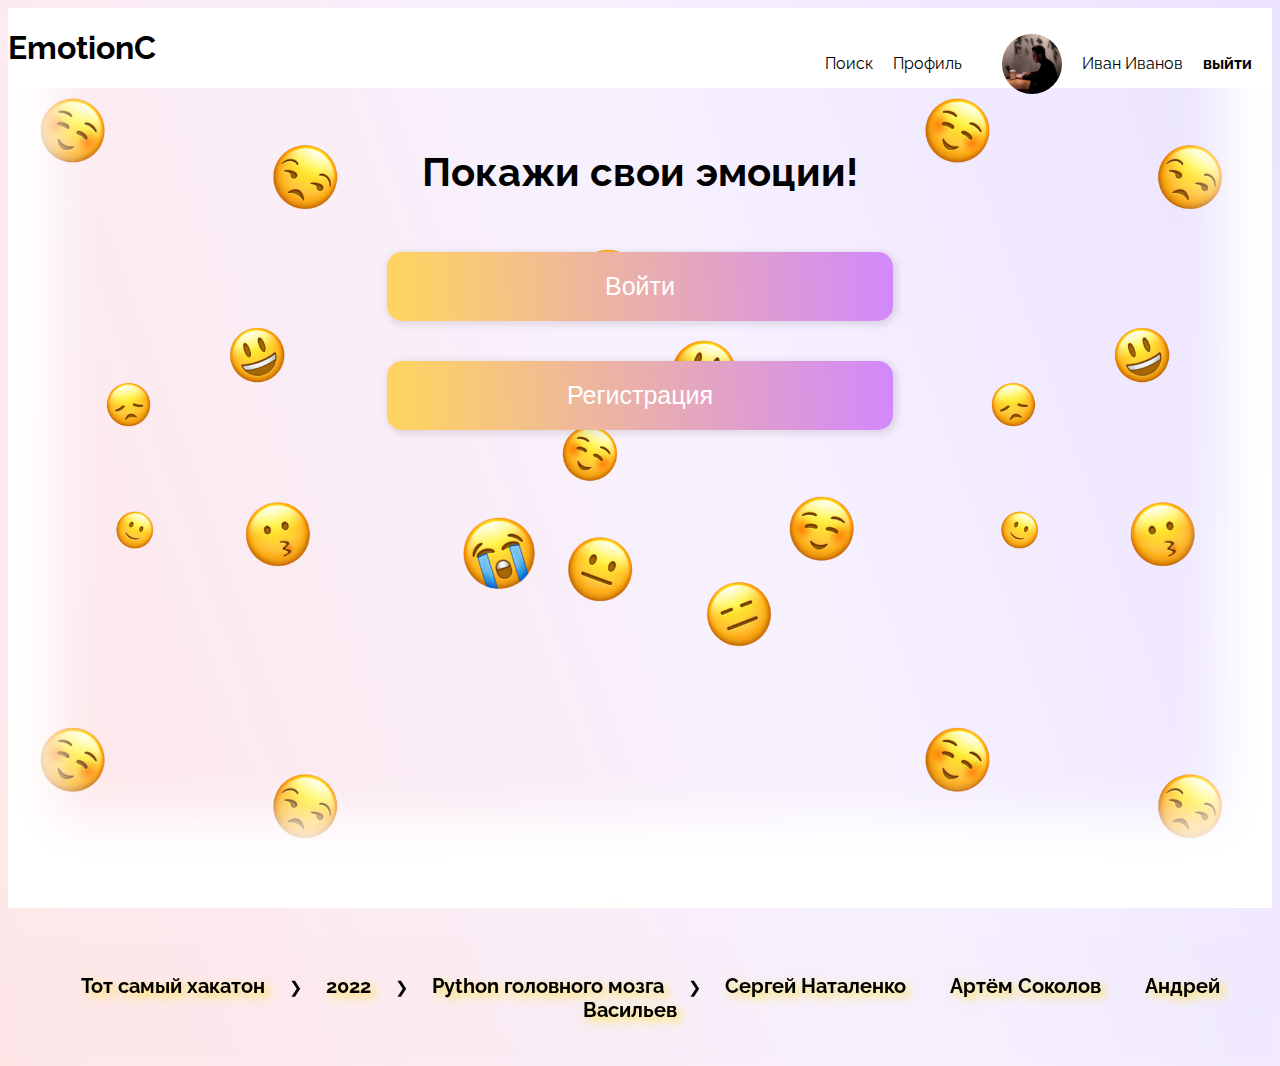
<file: front/index.html>
<html>
	<head>
		<meta http-equiv="Content-Type" content="text/html; charset=UTF-8">
		<!-- <link rel="stylesheet" href="https://cdnjs.cloudflare.com/ajax/libs/materialize/1.0.0/css/materialize.min.css"> -->
		<link href="https://cdn.jsdelivr.net/npm/bootstrap@5.2.1/dist/css/bootstrap.min.css" rel="stylesheet" integrity="sha384-iYQeCzEYFbKjA/T2uDLTpkwGzCiq6soy8tYaI1GyVh/UjpbCx/TYkiZhlZB6+fzT" crossorigin="anonymous">
		<link href="../back/static/css/main.css" rel="stylesheet">
		<title>EmotionC</title>
	</head>
<body><div class="mainpage">
	<header>
	<div class="container">
	<div class="row">
		<div class="col-md-12">
			<div class="header">
			<h1><a href="profile.html">EmotionC</a></h1>
			<ul>
				<li><a href="search.html">Поиск</a></li>
				<li><a href="profile.html">Профиль</a></li>
				<img src="../back/static/img/userphoto.jpg">
				<li><a href="profile.html">Иван Иванов</a></li>
				<li><a class="b" href="#">выйти</a></li>
			</ul>
			</div>
		</div>
	</div>
	</div>
	</header>
	<div class="container">
		<div class="row">
			<div class="col-md-12">
				<h1 class="h1_main auth">Покажи свои эмоции!</h1>
				<div class="mainpage1">
				<button class="btn_main1" onclick="location.href='sign-in.html'">Войти</button>
				<button class="btn_main1" onclick="location.href='sign-up.html'">Регистрация</button>
				</div>
			</div>
		</div>
	</div>
</div>
	<footer>
		<p><span><a href="https://tot-hackathon.ru">Тот самый хакатон</a></span> &#10095; <span>2022</span> &#10095;  <span>Python головного мозга</span> &#10095; <span><a href="https://t.me/natalenko_sergey">Сергей Наталенко</a></span>  <span><a href="https://t.me/Azyenika">Артём Соколов</a></span> <span><a href="https://t.me/itwasjoke">Андрей Васильев</a></span></p>
		<script src="../back/static/js/jquery-3.6.1.min.js"></script>
		<script src="../back/static/js/script.js"></script>
	</footer>
</body>

</html>
</file>
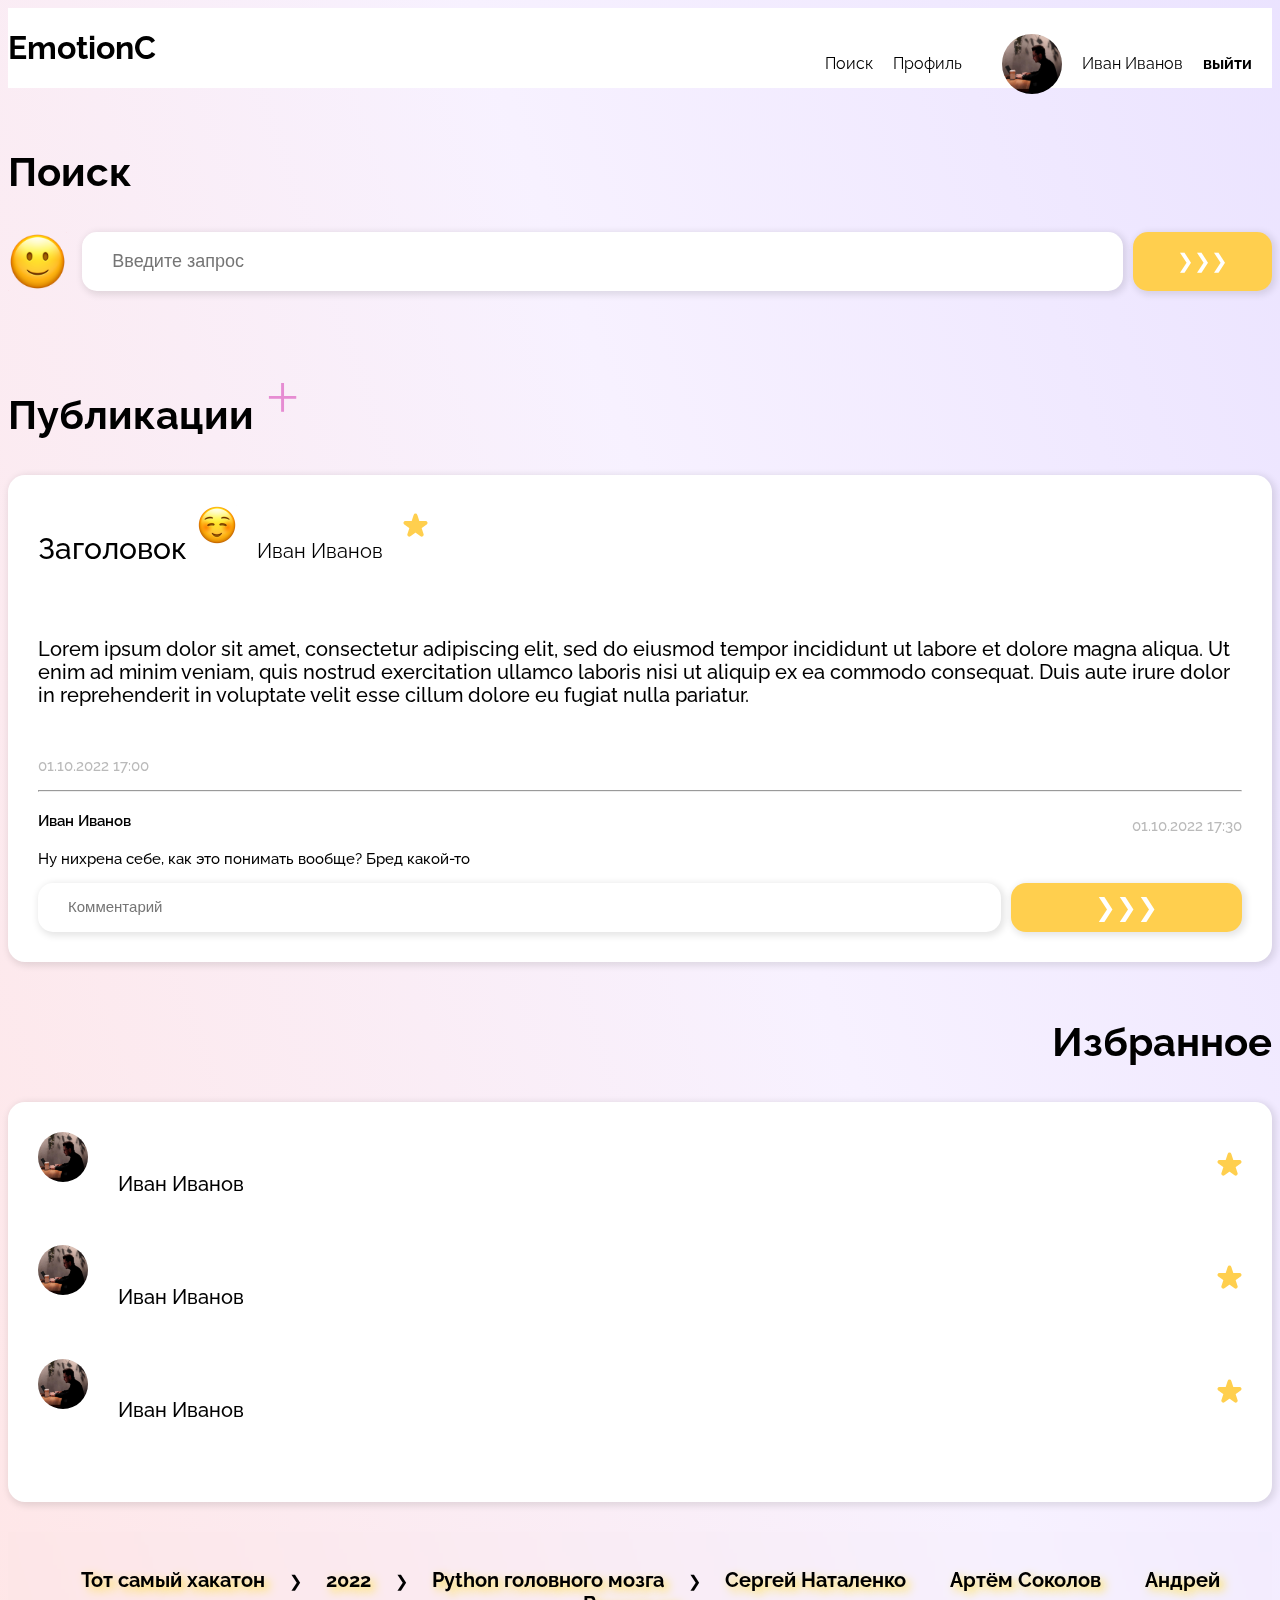
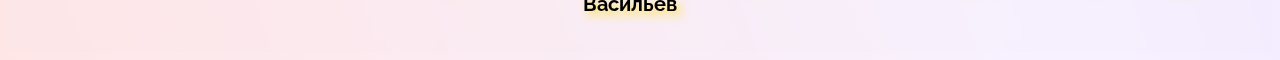
<file: front/search.html>
<html>
	<head>
		<meta http-equiv="Content-Type" content="text/html; charset=UTF-8">
		<!-- <link rel="stylesheet" href="https://cdnjs.cloudflare.com/ajax/libs/materialize/1.0.0/css/materialize.min.css"> -->
		<link href="https://cdn.jsdelivr.net/npm/bootstrap@5.2.1/dist/css/bootstrap.min.css" rel="stylesheet" integrity="sha384-iYQeCzEYFbKjA/T2uDLTpkwGzCiq6soy8tYaI1GyVh/UjpbCx/TYkiZhlZB6+fzT" crossorigin="anonymous">
		<link href="../back/static/css/main.css" rel="stylesheet">
		<title>EmotionC</title>
	</head>
<body>
	<header>
	<div class="container">
	<div class="row">
		<div class="col-md-12">
			<div class="header">
			<h1><a href="index.html">EmotionC</a></h1>
			<ul>
				<li><a href="search.html">Поиск</a></li>
				<li><a href="profile.html">Профиль</a></li>
				<img src="../back/static/img/userphoto.jpg">
				<li><a href="profile.html">Иван Иванов</a></li>
				<li><a class="b" href="sign-in.html">выйти</a></li>
			</ul>
			</div>
		</div>
	</div>
	</div>
	</header>

	<div class="container">
		<div class="row">
			<div class="col-md-12">
				<h1 class="h1_main">Поиск</h1>
				<div class="grid_search">
					<div class="emo_search">
						<img id="emo_search_img" src="../back/static/img/pos1.png">
						<div id="emo_search_smile" class="change_emo post_emo srch_ch op0">
							<img class="change_emo_img sr" id="emo1" src="../back/static/img/pos1.png" alt="">
							<img class="change_emo_img sr" id="emo2" src="../back/static/img/pos2.png" alt="">
							<img class="change_emo_img sr" id="emo3" src="../back/static/img/pos3.png" alt="">
							<img class="change_emo_img sr" id="emo4" src="../back/static/img/neu1.png" alt="">
							<img class="change_emo_img sr" id="emo5" src="../back/static/img/neu2.png" alt="">
							<img class="change_emo_img sr" id="emo6" src="../back/static/img/neu3.png" alt="">
							<img class="change_emo_img sr" id="emo7" src="../back/static/img/neg1.png" alt="">
							<img class="change_emo_img sr" id="emo8" src="../back/static/img/neg2.png" alt="">
							<img class="change_emo_img sr" id="emo9" src="../back/static/img/neg3.png" alt="">
						</div>
					</div>
					<input type="text" name="search_txt" placeholder="Введите запрос">
					<button id="search_go">&#10095;&#10095;&#10095;</button>
				</div>
			</div>
			<div class="col-md-8">
				 <h1 class="h1_main">Публикации <span id="add_post">+</span></h1>
				 <div class="div_main">
				 	<div class="post_title media_for">
				 		<h2>Заголовок</h2>
				 		<img src="../back/static/img/pos2.png" alt="">
				 		<h4>Иван Иванов</h4>
				 		<img class="star star_correct" stat="1" id="star1" src="../back/static/img/star_in.svg">
				 	</div>
				 	<p class="p_content">Lorem ipsum dolor sit amet, consectetur adipiscing elit, sed do eiusmod tempor incididunt ut labore et dolore magna aliqua. Ut enim ad minim veniam, quis nostrud exercitation ullamco laboris nisi ut aliquip ex ea commodo consequat. Duis aute irure dolor in reprehenderit in voluptate velit esse cillum dolore eu fugiat nulla pariatur. </p>
				 	<p class="datetime">01.10.2022 17:00</p>
				 	<hr>
				 	<div id="comments">
				 		
				 		<div class="comment">
				 			
				 			<h4>Иван Иванов</h4>
				 			<p>Ну нихрена себе, как это понимать вообще? Бред какой-то</p>
				 			<p class="datetime1">01.10.2022 17:30</p>

				 		</div>
				 		<div class="create_comment">
				 			<input type="text" placeholder="Комментарий" name="comment">
				 			<button id="btn_create_comm">&#10095;&#10095;&#10095;</button>
				 		</div>
				 	</div>
				 </div>
			</div>
			<div class="col-md-4">
				 <h1 class="h1_main search_izbr">Избранное</h1>
				 <div class="div_main">
				 	<div class="user_zbr srch">
				 		<img class="user_avatar_zbr" src="../back/static/img/userphoto.jpg">
				 		<h4>Иван Иванов</h4>
				 		<img class="star" stat="1" id="star1" src="../back/static/img/star_in.svg">
				 	</div>
				 	<div class="user_zbr srch">
				 		<img class="user_avatar_zbr" src="../back/static/img/userphoto.jpg">
				 		<h4>Иван Иванов</h4>
				 		<img class="star" stat="1" id="star2" src="../back/static/img/star_in.svg">
				 	</div>
				 	<div class="user_zbr srch">
				 		<img class="user_avatar_zbr" src="../back/static/img/userphoto.jpg">
				 		<h4>Иван Иванов</h4>
				 		<img class="star" stat="1" id="star3" src="../back/static/img/star_in.svg">
				 	</div>
				 </div>
			</div>
		</div>
	</div>

<div class="modal-background"></div>

<div id="add_post_form" class="modal">
<div class="form_edit_content">
	<h2 class="h1_main">Расскажите о своем настроении</h2>
	<input type="text" name="title" class="input_main" placeholder="Заголовок">
	<textarea name="post_content" class="input_main" placeholder="Текст поста"></textarea>
	<div class="grid_emo">
		<div class="change_emo post_emo">
			<img class="change_emo_img" id="emo1" src="../back/static/img/pos1.png" alt="">
			<img class="change_emo_img" id="emo2" src="../back/static/img/pos2.png" alt="">
			<img class="change_emo_img" id="emo3" src="../back/static/img/pos3.png" alt="">
			<img class="change_emo_img" id="emo4" src="../back/static/img/neu1.png" alt="">
			<img class="change_emo_img" id="emo5" src="../back/static/img/neu2.png" alt="">
			<img class="change_emo_img" id="emo6" src="../back/static/img/neu3.png" alt="">
			<img class="change_emo_img" id="emo7" src="../back/static/img/neg1.png" alt="">
			<img class="change_emo_img" id="emo8" src="../back/static/img/neg2.png" alt="">
			<img class="change_emo_img" id="emo9" src="../back/static/img/neg3.png" alt="">
		</div>
		<div>
			<input type="checkbox" name="private" class="form-check-input" checked></input>
			<label class="lbl_check">Сделать пост приватным</label>
		</div>
	</div>
	<button class="btn_main1" id="create_post_btn">Создать</button>
	<p class="cancel">Отмена</p>
</div>
</div>

	<footer>
		<p><span><a href="https://tot-hackathon.ru">Тот самый хакатон</a></span> &#10095; <span>2022</span> &#10095;  <span>Python головного мозга</span> &#10095; <span><a href="https://t.me/natalenko_sergey">Сергей Наталенко</a></span>  <span><a href="https://t.me/Azyenika">Артём Соколов</a></span> <span><a href="https://t.me/itwasjoke">Андрей Васильев</a></span></p>
		<script src="../back/static/js/jquery-3.6.1.min.js"></script>
		<script src="../back/static/js/script.js"></script>
	</footer>
</body>

</html>
</file>
<file: back/static/css/main.css>
@import url("https://fonts.googleapis.com/css2?family=Raleway:wght@400;600;700&display=swap");
ul {list-style-type: none;}
body{
	font-family: 'Raleway', sans-serif;
	background: linear-gradient(250.46deg, rgba(219, 206, 255, 0.6) -5.11%, rgba(242, 232, 255, 0.6) 43.88%, rgba(255, 213, 213, 0.6) 103.33%);
}

.mainpage{
	background-image: url('../img/background.png');
	background-position: right 50px;
	background-size: 70%;
	height: 100vh;
	box-shadow: 0 -40px 50px 50px #FFF inset;
}
/* Month header */
.month {
    width: 100%;
    background-color: #FFF;
    box-shadow: 2px 2px 7px 2px rgba(0, 0, 0, 0.1);
	border-radius: 9px;
    text-align: center;
    padding: 7px;
}
.mainpage1{
	padding: 0 30%;
}
/* Month list */
.month ul {
    margin: 0;
    padding: 0;
}

.month ul li {
    font-size: 20px;
    text-transform: uppercase;
    letter-spacing: 3px;
}

/* Previous button inside month header */
.month .prev {
	cursor: pointer;
	padding-left: 5px;
    float: left;
    /*padding-top: 10px;*/
}

/* Next button */
.month .next {
	cursor: pointer;
    float: right;
    padding-right: 5px;
    /*padding-top: 10px;*/
}

/* Weekdays (Mon-Sun) */
.weekdays {
    margin: 0;
    padding-top: 10px;
    /*background-color:#ddd;*/
}

.weekdays li {
    display: inline-block;
    width: 13.6%;
    color: #666;
    text-align: center;
}

/* Days (1-31) */
.days {
	display: none;
    padding: 10px 0;
    /*background: #eee;*/
    margin: 0;
}
.days.month_active{
	display: block;
}

.days div {
	font-family: 'Raleway', sans-serif;
    list-style-type: none;
    display: inline-block;
    width: 13.6%;
    margin-bottom: 5px;
    background: #FFF;
    padding: 5px 20px 20px 20px;
    box-shadow: 2px 2px 7px 2px rgba(0, 0, 0, 0.15);
	border-radius: 9px;
	font-style: normal;
	font-weight: 400;
	font-size: 35px;
	line-height: 60px;
	position: relative;
	color: #000000;
}
.days div.none{
	opacity: 0;
}
.days div img{
	width: 33px;
	position: absolute;
	bottom: 7px;
	right: 7px;
	padding: 2px;
}

/* Highlight the "current" day */
.days div.active {
    background-color: #FFE5E5;
}
.h1_main{
font-style: normal;
font-weight: 700;
font-size: 40px;
line-height: 47px;
color: #000000;
padding: 30px 0px 10px 0px;
}
.h1_main.auth{
	text-align: center;
}
.h1_main span{
	font-style: normal;
font-weight: 200;
font-size: 90px;
line-height: 10px;
padding: 0;
color: rgb(230, 140, 210);
transition: font-size 1s, color 1s;
}
.h1_main span:hover{
	cursor: pointer;
	font-size: 100px;
	color: #8500d5;
	transition: font-size 1s, color 1s;
}

.div_main{
	background: #FFFFFF;
	box-shadow: 2px 2px 7px 2px rgba(0, 0, 0, 0.1);
	border-radius: 17px;
	padding: 30px;
}
.prof_div{
	display: grid;
	grid-template-columns: 1fr 2fr;
}
.prof_div img{
	cursor: pointer;
	width: 100%;
	border-radius: 34px;
}
.emo_prof{
	position: relative;
}
.emo_prof img{
	width: 45px;
	margin-left: 10px;
}
.h2_prof{
	font-style: normal;
font-weight: 500;
font-size: 35px;
line-height: 41px;
margin: 0;
}
.emo_lbl{
	margin: 0;
	padding: 0;
	font-style: normal;
font-weight: 500;
font-size: 15px;
line-height: 18px;
padding-left: 3px;

color: #BABABA;
}
.btn_main1{
	border: 0;
	/*background: linear-gradient(86.96deg, #FFE5A0 3.06%, #DFAAFF 102.09%);*/
	background: linear-gradient(86.96deg, #FFD362 3.06%, #D186FF 102.09%);
box-shadow: 2px 2px 7px 2px rgba(0, 0, 0, 0.1);
border-radius: 15px;
font-weight: 500;
font-size: 25px;
line-height: 29px;
text-align: center;
width: 100%;
padding: 20px;
color: #FFF;
margin: 20px 0;
/*margin: 20px;*/
}
h3.curr_date{
	font-style: normal;
font-weight: 500;
font-size: 20px;
line-height: 23px;
}
.p_content{
	padding-top: 20px;
	font-style: normal;
font-weight: 500;
font-size: 20px;
line-height: 23px;
}
.post_title{
	/*display: inline-block;*/
	/*position: relative;*/
	display: flex;
}
.post_title img{
	width: 40px;
	height: 40px;
}
.post_title h2{
	font-style: normal;
font-weight: 500;
font-size: 30px;
line-height: 40px;
margin-right: 10px;
}
.post_title h4{
	font-style: normal;
font-weight: 400;
font-size: 20px;
line-height: 40px;
padding-left: 20px;
}
.datetime{
	font-style: normal;
font-weight: 500;
font-size: 15px;
line-height: 18px;
padding-top: 30px;
color: #BABABA;
}
.comment{
	position: relative;
}
.datetime1{
	font-style: normal;
font-weight: 500;
font-size: 15px;
/*line-height: 18px;*/
/*padding-top: 30px;*/
color: #BABABA;
position: absolute;
top: 5px;
right: 0;
margin: 0;
}
.comment h4{
	font-weight: 600;
font-size: 15px;
line-height: 18px;
}
.comment p{
	font-weight: 500;
font-size: 15px;
line-height: 18px;
}
.create_comment{
	display: grid;
	grid-template-columns: 4fr 1fr;
}
.create_comment input{
	border: 0;
	width: 100%;
	background: #FFFFFF;
box-shadow: 2px 2px 7px 2px rgba(0, 0, 0, 0.1);
border-radius: 15px;
padding: 10px 30px;
font-weight: 500;
font-size: 15px;
line-height: 18px;
color: #000;
}
.create_comment input:placeholder{
	color: #CACACA;
}
.create_comment button{
	border: 0;
	background: #FFCF4E;
box-shadow: 2px 2px 7px 2px rgba(0, 0, 0, 0.1);
border-radius: 15px;
padding: 10px 15px;
font-weight: 500;
font-size: 25px;
line-height: 29px;
color: #FFFFFF;
margin-left: 10px;
}
.user_zbr{
	display: flex;
	padding-bottom: 10px;
	position: relative;
}
.user_avatar_zbr{
	border-radius: 100px;
	height: 100px;
	width: 100px;
}
.user_zbr h4{
	line-height: 100px;
	font-weight: 500;
font-size: 25px;
padding: 0px 30px;
}
.user_zbr .star{
	position: absolute;
	right: 0;
	margin-top: 20px;
}
.user_zbr.srch h4{
	line-height: 50px;
	font-weight: 500;
font-size: 20px;
padding: 0px 30px;
}
.user_zbr.srch .user_avatar_zbr{
	width: 50px;
	height: 50px;
}

.user_zbr.srch .star{
	width: 25px;
}

.star_in .star_out{
	width: 33px;
}
.star.star_correct{
	width: 25px;
	margin-left: 20px;
}


.form_edit_content{
	box-shadow: 2px 2px 7px 2px rgba(0, 0, 0, 0.15);
	border-radius: 38px;
	padding: 28px;
	background-color: #FFF;
	margin: 120px auto;
	width: 60%;
}
.form_edit_content h2{
	text-align: center;
}
.modal{
	display: block;
	position: fixed;
	z-index: 2;
	left: 0;
	top: -100%;
	overflow: auto;
	width: 100%;
	height: 100%;
	opacity: 0;
	-webkit-transition: opacity 1s,top 1s;
	transition: opacity 1s,top 1s;
}
.modal.modal-open{
	display: block;
	top: 0;
	opacity: 1;
	-webkit-transition: opacity 1s,top 1s;
	transition: opacity 1s, top 1s;
}
.modal-background{
	position: fixed;
	width: 100%;
	height: 100%;
	top: 0;
	left: 0;
	z-index: -1;
	opacity: 0;
	background-color: rgba(0,0,0,0.5);
	-webkit-transition: opacity 1s;
	transition: opacity 1s;
}
.modal-background.z-modal{
	z-index: 1;
}
.modal-background.modal-open{
	opacity: 1;
	-webkit-transition: opacity 1s;
	transition: opacity 1s;
}

.change_emo{
	background: #FFFFFF;
	box-shadow: 0px 4px 4px rgba(0, 0, 0, 0.1), inset 2px 2px 5px 2px rgba(0, 0, 0, 0.05);
	border-radius: 50px;
	margin: 10px 40px;
	padding: 20px 50px;
	display: flex;
	overflow: scroll;
}
.change_emo::-webkit-scrollbar {
  width: 0;
  height: 0;
  display: none;
}
.change_emo img{
	width: 75px;
	margin-right: 10px;
}
.cancel{
	text-align: center;
	color: #B3B3B3;
	font-size: 15px;
}
.cancel:hover{
	cursor: pointer;
}
header{
	background-color: white;
	
	/*padding: 30px;*/
	margin-bottom: 30px;
	height: 80px;
}
.header{
display: flex;
position: relative;
}
.header ul{
	position: absolute;
	top: 0;
	right: 0;
	float: right;
	display: flex;
}
.header li{
	padding-right: 20px;
}
a{
	color: #fc7c0d;
}
a:hover{
	color: #ffae69;
}
.header a{
	color: #000;
	text-decoration: none;
	line-height: 80px;
}
.header h1{
	margin: 0;
	line-height: 80px;
}
.header img{
	border-radius: 100px;
	height: 60px;
	width: 60px;
	margin: 10px 20px;
}
footer{
	margin-top: 30px;
	/*height: 1px;*/
	padding: 20px;
	background: rgba(217, 217, 217, 0.02);
	/*filter: blur(5px);*/
	/*background: blur(5px);*/
	backdrop-filter: blur(5px);

}
footer p{
	text-align: center;
}
footer span{
	padding: 0px 20px;
	font-weight: bold;
	font-size: 20px;
	text-shadow: 4px 4px 10px #FFE03F;
}
footer span a{
	text-decoration: none;
	color: #000;
}
footer span a:hover{
	color: #C96604;
}
.b{
	font-weight: bold;
}

.input_main{
	border: 0;
	width: 100%;
	background: #FFFFFF;
box-shadow: 2px 2px 7px 2px rgba(0, 0, 0, 0.1);
border-radius: 15px;
padding: 20px 40px;
margin: 10px 0px;
font-weight: 500;
font-size: 15px;
line-height: 18px;
color: #000;
}
textarea.input_main{
	height: 150px;
	margin-bottom: 20px;
}
.change_emo.post_emo{
	/*width: 30%;*/
	margin: 0;
	padding: 5px 20px;
	opacity: 1;
	background: rgba(239,141,43,0);
	transition: padding 1s, background 1s;
	
}
.change_emo.post_emo img{
	width: 28px;
	height: 28px;
}
.input_main:placeholder{
	color: #CACACA;
}
.change_emo.post_emo img.active_emo{
	border-radius: 30px;
	background: rgba(239,141,43,1);
	padding: 3px;
	transition: padding 1s, background 1s;
}
.grid_emo{
	display: grid;
	grid-template-columns: 1fr 3fr;
}
.form-check-input{
	margin-top: 10px;
	margin-left: 30px;
	width: 20px;
	height: 20px;
}
.lbl_check{
	line-height: 40px;
	padding-left: 10px;
	font-weight: 500;
	font-size: 18px;
	/*line-height: 21px;*/
}
.form-check-input:checked{
	background-color: #fc7c0d;
	border-color: #fc7c0d;
	width: 20px;
	height: 20px;
}
.auth_div{
	padding: 0px 30%;
}
.grid_search{
	display: grid;
	grid-template-columns: 1fr 14fr 2fr;
	margin-bottom: 70px;
}
.grid_search input{
	border: 0;
	width: 100%;
	background: #FFFFFF;
box-shadow: 2px 2px 7px 2px rgba(0, 0, 0, 0.1);
border-radius: 15px;
padding: 10px 30px;
font-weight: 500;
font-size: 18px;
line-height: 18px;
color: #000;
}
.grid_search input:placeholder{
	color: #CACACA;
}
.grid_search button{
	border: 0;
	background: #FFCF4E;
box-shadow: 2px 2px 7px 2px rgba(0, 0, 0, 0.1);
border-radius: 15px;
padding: 15px 15px;
font-weight: 500;
font-size: 20px;
line-height: 29px;
color: #FFFFFF;
margin-left: 10px;
}
.emo_search img{
	width: 59px;
}
.emo_search{
	position: relative;
}
.search_izbr{
	text-align: right;
}
.change_emo.srch_ch{
	background: #FFF;
	position: absolute;
	bottom: -50px;
	right: -300px;
}
.post_emo.op1{
	opacity: 1;
	bottom: -50px;
	transition: opacity 1.7s, bottom 0.8s;
}
.post_emo.op0{
	opacity: 0;
	bottom: 500px;
	transition: opacity 0.5s, bottom 2s;
	/*display: none;*/
}

.form-check-input.prof{
	margin-left: 0;
}

@media (min-width: 768px) and (max-width: 991px){
	
	.post_title h4{
		font-style: normal;
		font-weight: 400;
		font-size: 10px;
		line-height: 10px;
		/*padding-left: 20px;*/
	}
	.user_zbr h4{
		line-height: 50px;
		font-weight: 500;
		font-size: 15px;
		padding: 0px 10px;
	}
	.user_zbr .star{
		width: 25px;
	}
	.user_avatar_zbr{
		border-radius: 50px;
		height: 50px;
		width: 50px;
	}
	.p_content{
		font-size: 15px;
	}
	.days div img{
		width: 25px;
		position: absolute;
		bottom: 7px;
		right: 7px;
		padding: 2px;
	}
		.weekdays li{
		width: 11.6%;
	}
.days div {
		font-family: 'Raleway', sans-serif;
	    list-style-type: none;
	    display: inline-block;
	    width: 11.6%;
	    margin-bottom: 5px;
	    background: #FFF;
	    padding: 5px 20px 20px 20px;
	    box-shadow: 2px 2px 7px 2px rgba(0, 0, 0, 0.15);
		border-radius: 9px;
		font-style: normal;
		font-weight: 400;
		font-size: 20px;
		line-height: 60px;
		position: relative;
		color: #000000;
	}
	.user_zbr.srch h4{
		line-height: 50px;
		font-weight: 500;
		font-size: 12px;
		padding: 0;
		padding-left: 7px;
		/*padding: 0px 30px;*/
	}
	.user_zbr.srch .star{
		width: 15px;
		margin-top: 18px;
	}
	.post_title.media_for h4{
		line-height: 40px;
	}
	.lbl_check{
		line-height: 43px;
		font-weight: 500;
		font-size: 10px;
		padding: 0;
	}

	
}
@media (min-width: 991px) and (max-width: 1200px){
	.weekdays li{
		width: 12.6%;
	}
	.days div {
		font-family: 'Raleway', sans-serif;
	    list-style-type: none;
	    display: inline-block;
	    width: 12.6%;
	    margin-bottom: 5px;
	    background: #FFF;
	    padding: 5px 20px 20px 20px;
	    box-shadow: 2px 2px 7px 2px rgba(0, 0, 0, 0.15);
		border-radius: 9px;
		font-style: normal;
		font-weight: 400;
		font-size: 20px;
		line-height: 60px;
		position: relative;
		color: #000000;
	}
}
@media (min-width: 0px) and (max-width: 1200px){
	.form_edit_content{
		width: 90%;
	}
}
@media (min-width: 0px) and (max-width: 768px){
	.header h1{
		display: none;
	}
}
</file>
